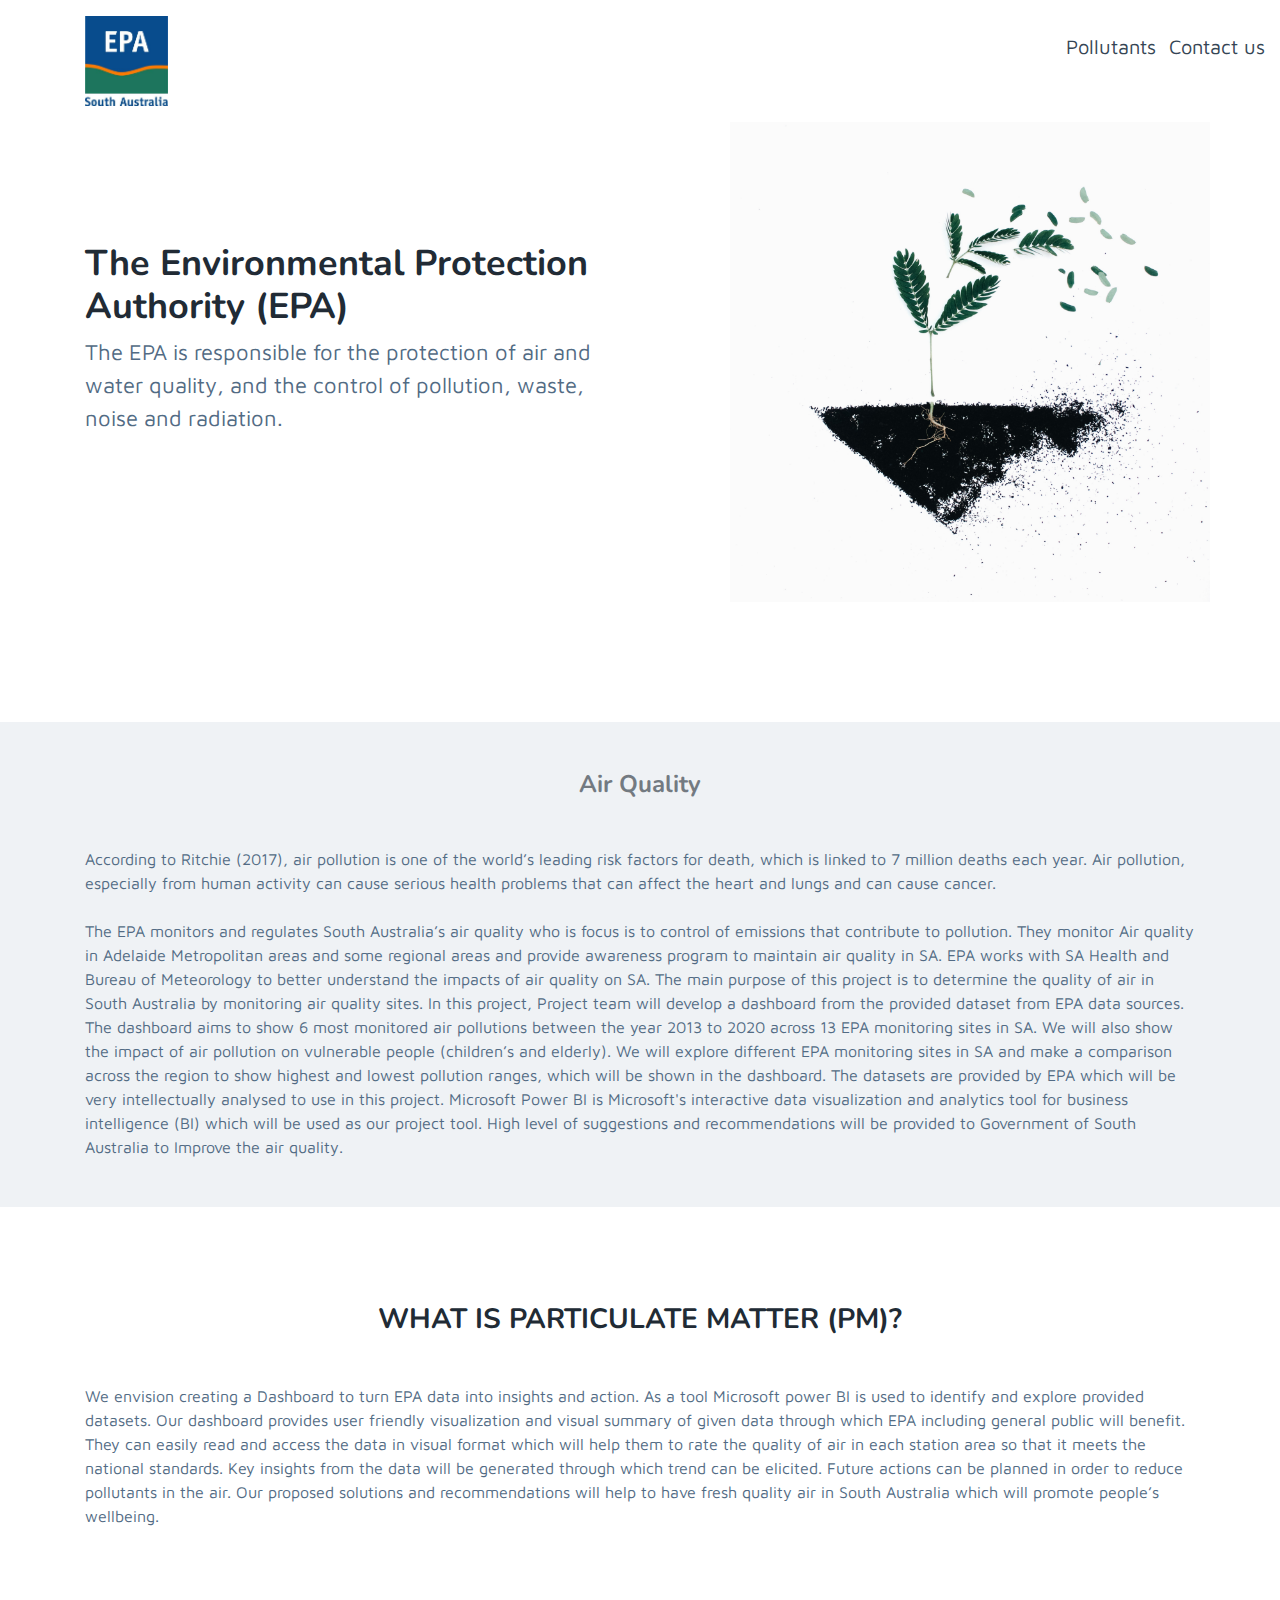
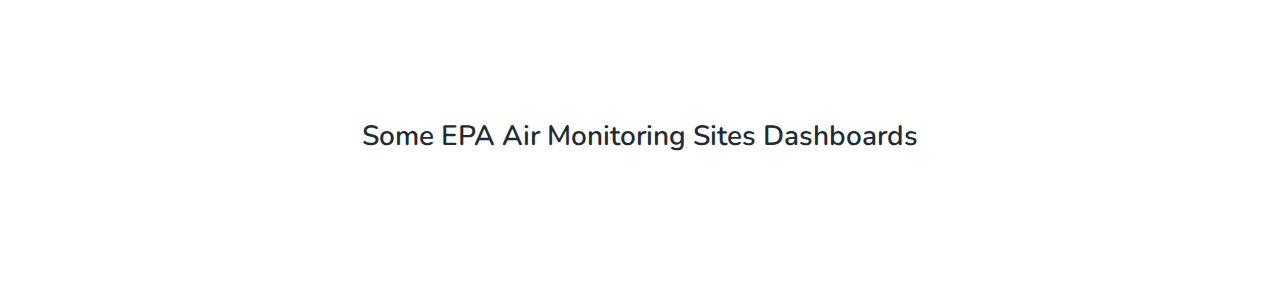
<file: index.html>
<!DOCTYPE html>
<html lang="en"> 
<head>
    <title> EPA Air Quality Monitoring Sites</title>
    
    <!-- Meta -->
    <meta charset="utf-8">
    <meta http-equiv="X-UA-Compatible" content="IE=edge">
    <meta name="viewport" content="width=device-width, initial-scale=1.0">
    <meta name="description" content="Air Quality Monitoring Sites">  
    <link rel="shortcut icon" href="favicon.ico"> 
    
    <!-- Google Font -->
    <link href="https://fonts.googleapis.com/css?family=Maven+Pro:400,500,700|Nunito:400,600,700" rel="stylesheet">
    
    
    
    <!-- Plugins CSS -->
    <link rel="stylesheet" href="assets/plugins/jquery-flipster/dist/jquery.flipster.min.css">
    
    
    <!-- Theme CSS -->  
    <link id="theme-style" rel="stylesheet" href="assets/css/theme.css">

</head> 

<body>
    
    <header class="header">
	    
        <div class="branding">
            
            <div class="container position-relative">
				<nav class="navbar navbar-expand-lg" >
                    <a href="index.html"><img class="logo-icon img-center" src="assets/images/logo.jpg" height="90" alt="logo"></a>
				</nav>	            
            </div><!--//container-->
            <ul class="social-list list-inline mb-0 position-absolute">
		            <li class="list-inline-item"><a class="text-dark" href="pollutants.html">Pollutants</a></li>
                 <li class="list-inline-item"><a class="text-dark" href="contact_us.html">Contact us</a></li>
            </ul><!--//social-list-->
            
              
        </div><!--//branding-->
        
        
    </header><!--//header-->
    
    
    <section class="hero-section">
	    <div class="container">
		    <div class="row figure-holder">
			    <div class="col-12 col-md-6 pt-3 pt-md-4">
				    <h2 class="site-headline font-weight-bold mt-lg-5 pt-lg-5">The Environmental Protection Authority (EPA)</h2>
				    <div class="site-tagline mb-3">The EPA is responsible for the protection of air and water quality, and the control of pollution, waste, noise and radiation.</div>
			    </div>
		    </div><!--//row-->
	    </div>
    </section><!--//hero-section-->
    
    <section class="logos-section theme-bg-primary py-5">
	    <div class="container">
		    <h3 class="mb-5 font-weight-bold text-center">Air Quality</h3>
		    <div>According to Ritchie (2017), air pollution is one of the world’s leading risk factors for death, which is linked to 7 million deaths each year. Air pollution, especially from human activity can cause serious health problems that can affect the heart and lungs and can cause cancer.
            </div>
            <br/>
            <div>
                The EPA monitors and regulates South Australia’s air quality who is focus is to control of emissions that contribute to pollution. They monitor Air quality in Adelaide Metropolitan areas and some regional areas and provide awareness program to maintain air quality in SA. EPA works with SA Health and Bureau of Meteorology to better understand the impacts of air quality on SA. The main purpose of this project is to determine the quality of air in South Australia by monitoring air quality sites. In this project, Project team will develop a dashboard from the provided dataset from EPA data sources. The dashboard aims to show 6 most monitored air pollutions between the year 2013 to 2020 across 13 EPA monitoring sites in SA. We will also show the impact of air pollution on vulnerable people (children’s and elderly). We will explore different EPA monitoring sites in SA and make a comparison across the region to show highest and lowest pollution ranges, which will be shown in the dashboard. The datasets are provided by EPA which will be very intellectually analysed to use in this project. Microsoft Power BI is Microsoft's interactive data visualization and analytics tool for business intelligence (BI) which will be used as our project tool. High level of suggestions and recommendations will be provided to Government of South Australia to Improve the air quality.
            </div>
			    
	    </div><!--//container-->
    </section><!--//logo-section-->
    
    <section class="benefits-section py-5">
	    
	    <div class="container py-lg-5">
		    <h3 class="mb-5 text-center font-weight-bold">WHAT IS PARTICULATE MATTER (PM)?</h3>
		    <div>
                We envision creating a Dashboard to turn EPA data into insights and action. As a tool Microsoft power BI is used to identify and explore provided datasets. Our dashboard provides user friendly visualization and visual summary of given data through which EPA including general public will benefit. They can easily read and access the data in visual format which will help them to rate the quality of air in each station area so that it meets the national standards. Key insights from the data will be generated through which trend can be elicited. Future actions can be planned in order to reduce pollutants in the air. Our proposed solutions and recommendations will help to have fresh quality air in South Australia which will promote people’s wellbeing.
            </div>
	    </div>
	    
    </section><!--//benefits-section-->
        
    <section id="quote" class="testimonial-section py-5">
	    <div class="container py-lg-5">
		    <h3 class="mb-1 mb-md-5 text-center">Some EPA Air Monitoring Sites Dashboards</h3>
		    
		    <div id="flipster-carousel" class="flipster-carousel pt-md-3">
			    <div class="flip-items pb-5">
				    <div class="flip-item text-center text-md-left">
					    <img class="logo-icon img-center" src="assets/images/img1.png" alt="img1">
				    </div><!--//flip-item-->
				    
				    <div class="flip-item">
					    
					    <img class="logo-icon img-center" src="assets/images/img2.png" alt="img2">
				    </div><!--//flip-item-->
				    
				    <div class="flip-item">
					    
					    <img class="logo-icon img-center" src="assets/images/img3.png" alt="img3">
				    </div><!--//flip-item-->
				    
				    <div class="flip-item">
					    
					    <img class="logo-icon img-center" src="assets/images/img4.png" alt="img4">
				    </div><!--//flip-item-->
				    
				    <div class="flip-item">
					    
					    <img class="logo-icon img-center" src="assets/images/img5.png" alt="img5">
				    </div><!--//flip-item-->
				    
				    <div class="flip-item">
					    
					    <img class="logo-icon img-center" src="assets/images/img6.png" alt="img6">
				    </div><!--//flip-item-->
				    
			    </div><!--//items-wrapper-->    
			    
		    </div>
	    </div><!--//container-->
	    
    </section><!--//testimonial-section-->
           
       
    <!-- Javascript -->          
    <script type="text/javascript" src="assets/plugins/jquery-3.4.1.min.js"></script>
    <script type="text/javascript" src="assets/plugins/popper.min.js"></script>
    <script type="text/javascript" src="assets/plugins/bootstrap/js/bootstrap.min.js"></script>  
    
    <!-- Page Specific JS -->
    <script type="text/javascript" src="assets/plugins/jquery-flipster/dist/jquery.flipster.min.js"></script> 
    <script type="text/javascript" src="assets/js/flipster-custom.js"></script> 


</body>
</html>
</file>
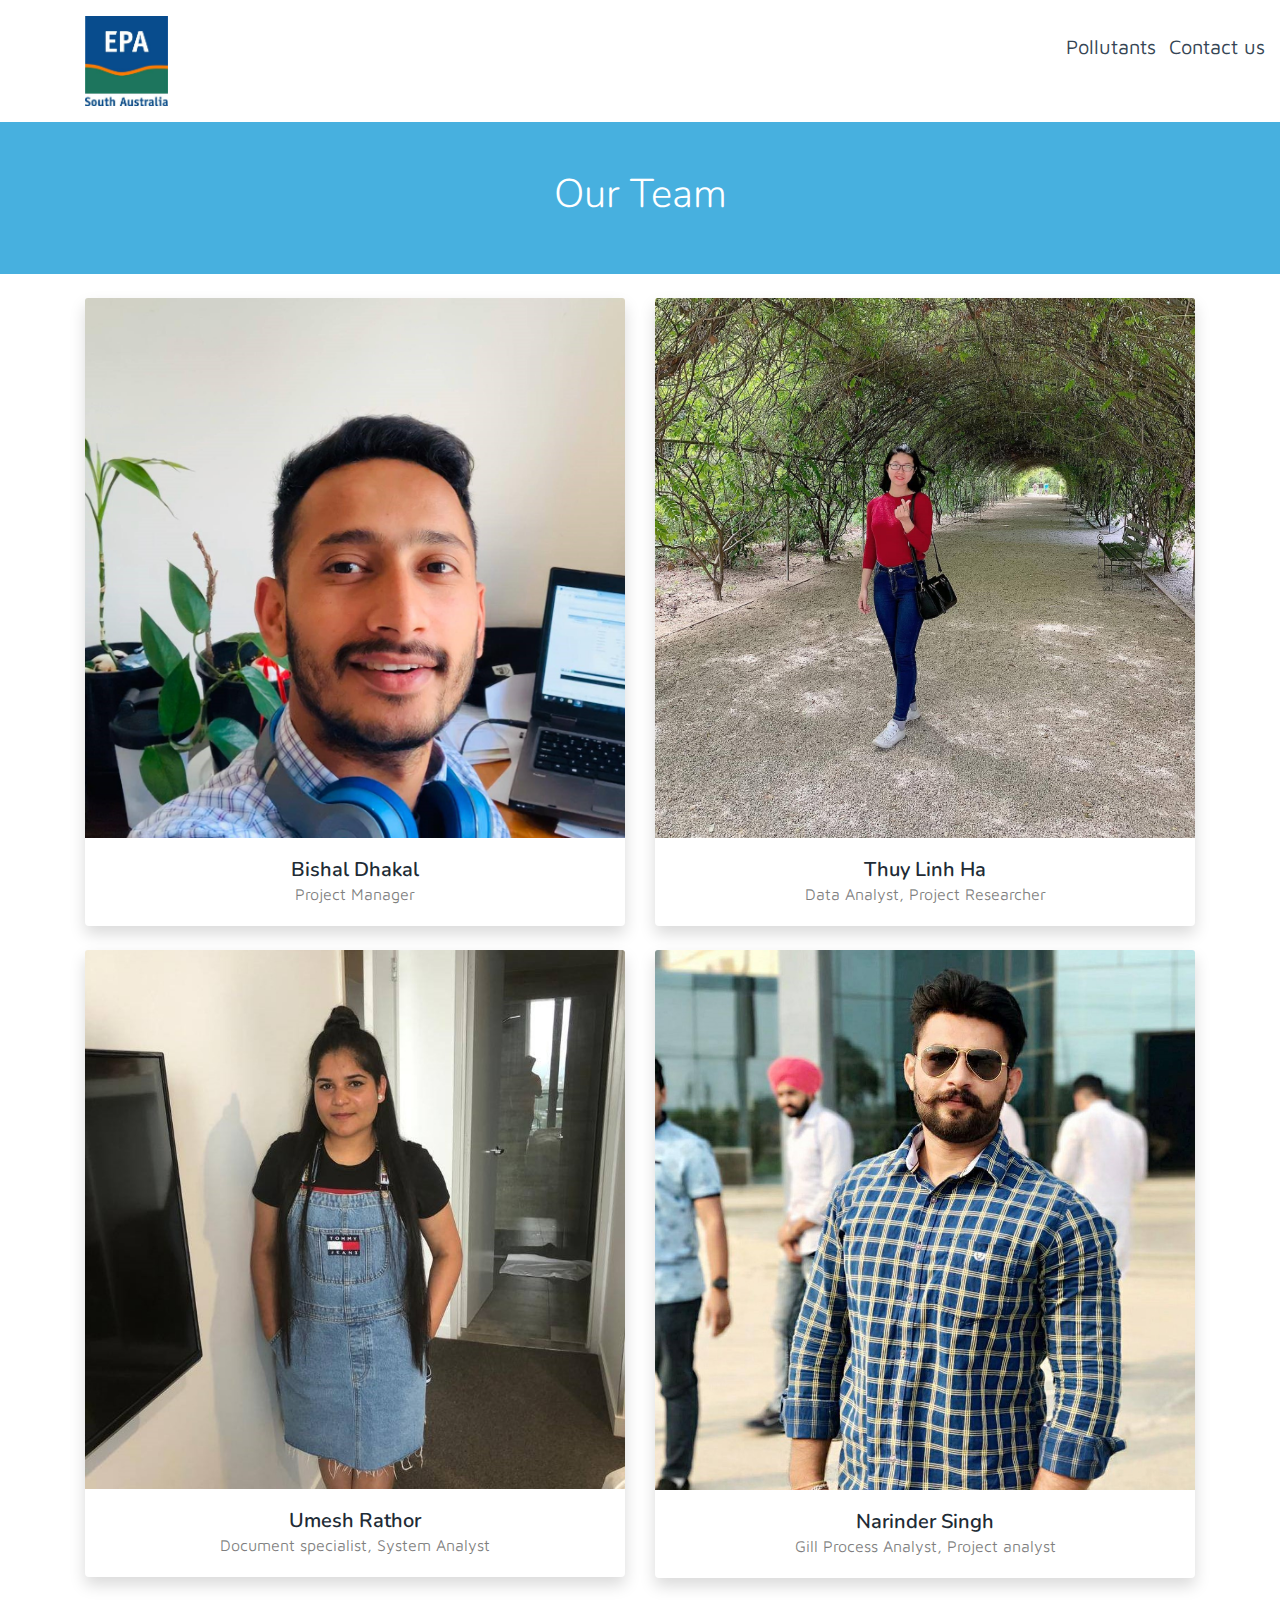
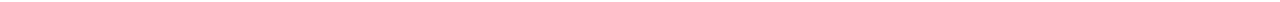
<file: contact_us.html>
<!DOCTYPE html>
<html lang="en"> 
<head>
    <title> EPA Air Quality Monitoring Sites</title>
    
    <!-- Meta -->
    <meta charset="utf-8">
    <meta http-equiv="X-UA-Compatible" content="IE=edge">
    <meta name="viewport" content="width=device-width, initial-scale=1.0">
    <meta name="description" content="Air Quality Monitoring Sites">  
    <link rel="shortcut icon" href="favicon.ico"> 
    
    <!-- Google Font -->
    <link href="https://fonts.googleapis.com/css?family=Maven+Pro:400,500,700|Nunito:400,600,700" rel="stylesheet">
    
    
    
    <!-- Plugins CSS -->
    <link rel="stylesheet" href="assets/plugins/jquery-flipster/dist/jquery.flipster.min.css">
    
    
    <!-- Theme CSS -->  
    <link id="theme-style" rel="stylesheet" href="assets/css/theme.css">

</head> 

<body>
    
    <header class="header">
	    
        <div class="branding">
            
            <div class="container position-relative">
				<nav class="navbar navbar-expand-lg" >
                    <a href="index.html"><img class="logo-icon img-center" src="assets/images/logo.jpg" height="90" alt="logo"></a>
				</nav>	            
            </div><!--//container-->
            <ul class="social-list list-inline mb-0 position-absolute">
		            <li class="list-inline-item"><a class="text-dark" href="pollutants.html">Pollutants</a></li>
                <li class="list-inline-item"><a class="text-dark" href="contact_us.html">Contact us</a></li>
            </ul><!--//social-list-->
        </div><!--//branding-->
        
        
    </header><!--//header-->
    <!-- Header -->
    <header class="bg-primary text-center py-5 mb-4">
      <div class="container">
        <h1 class="font-weight-light text-white">Our Team</h1>
      </div>
    </header>

    <!-- Page Content -->
    <div class="container">
      <div class="row">
        <!-- Team Member 1 -->
        <div class="col-xl-6 col-md-6 mb-4">
          <div class="card border-0 shadow">
            <img src="assets/images/users/bishal_dhakal.jpg" class="card-img-top" alt="...">
            <div class="card-body text-center">
              <h5 class="card-title mb-0">Bishal Dhakal</h5>
              <div class="card-text text-black-50">Project Manager</div> 
            </div>
          </div>
        </div>
        <!-- Team Member 2 -->
        <div class="col-xl-6 col-md-6 mb-4">
          <div class="card border-0 shadow">
            <img src="assets/images/users/thuy_inh_ha.jpg" class="card-img-top" alt="...">
            <div class="card-body text-center">
              <h5 class="card-title mb-0">Thuy Linh Ha</h5>
              <div class="card-text text-black-50">Data Analyst, Project Researcher</div>
            </div>
          </div>
        </div>
        <!-- Team Member 3 -->
        <div class="col-xl-6 col-md-6 mb-4">
          <div class="card border-0 shadow">
            <img src="assets/images/users/umesh_rathor.jpg" class="card-img-top" alt="...">
            <div class="card-body text-center">
              <h5 class="card-title mb-0">Umesh Rathor</h5>
              <div class="card-text text-black-50">Document specialist, System Analyst</div>
            </div>
          </div>
        </div>
        <!-- Team Member 4 -->
        <div class="col-xl-6 col-md-6 mb-4">
          <div class="card border-0 shadow">
            <img src="assets/images/users/narinder_singh.jpg" class="card-img-top" alt="...">
            <div class="card-body text-center">
              <h5 class="card-title mb-0">Narinder Singh</h5>
              <div class="card-text text-black-50">Gill Process Analyst, Project analyst</div>
            </div>
          </div>
        </div>
      </div>
      <!-- /.row -->

    </div>
<!-- /.container -->
    </body>
</html>
</file>
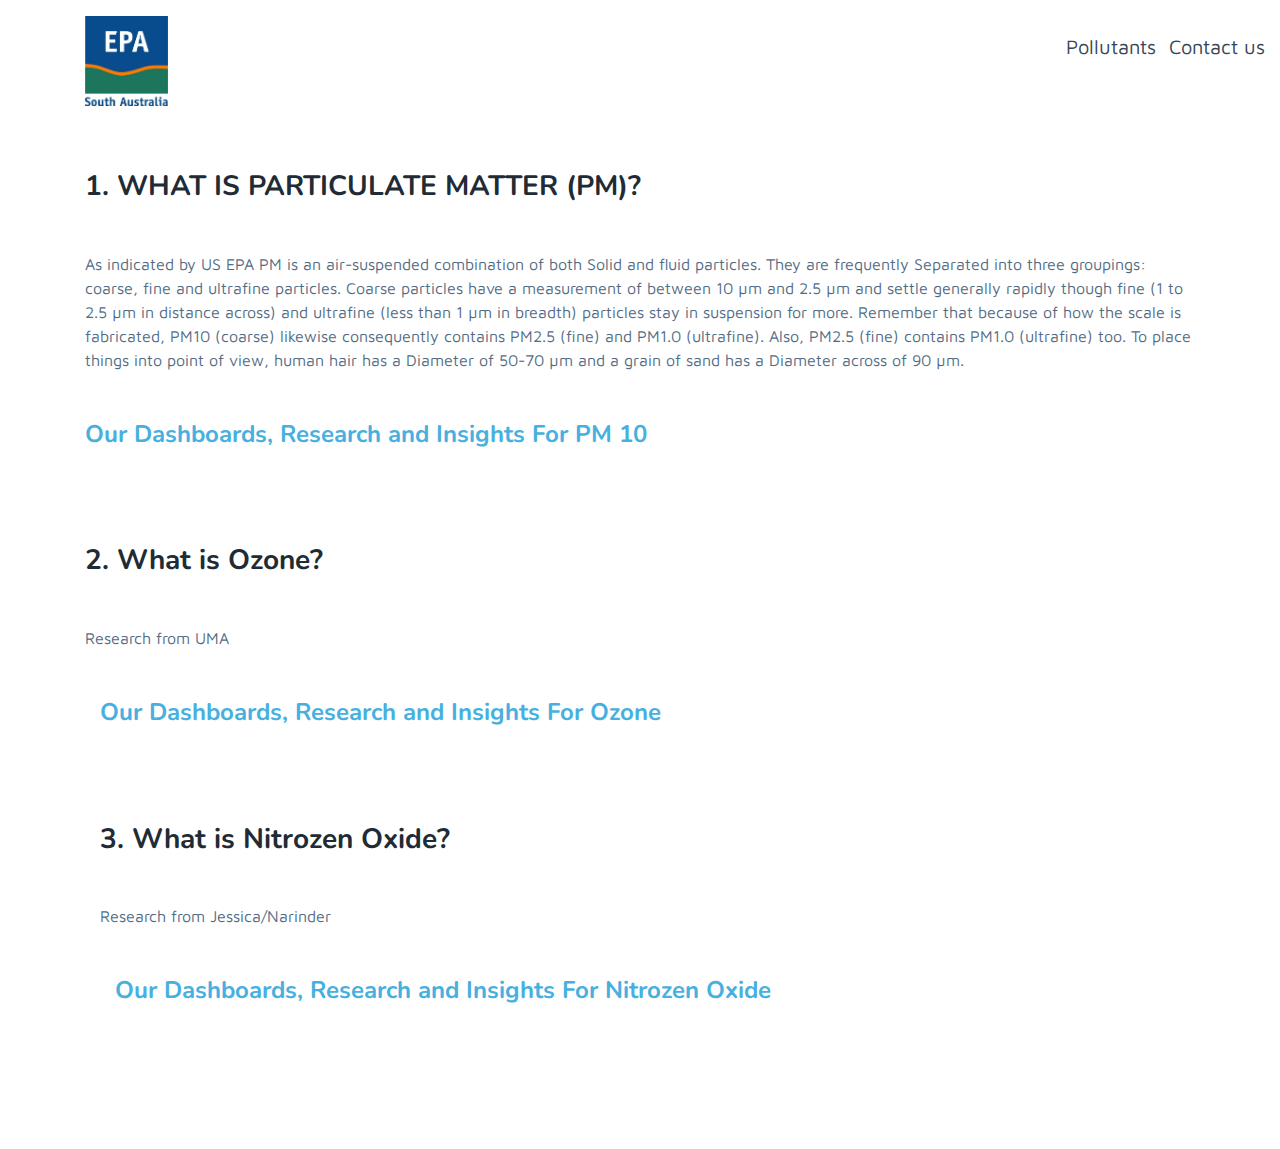
<file: pollutants.html>
<!DOCTYPE html>
<html lang="en"> 
<head>
    <title>EPA Air Quality Monitoring Sites</title>
    
    <!-- Meta -->
    <meta charset="utf-8">
    <meta http-equiv="X-UA-Compatible" content="IE=edge">
    <meta name="viewport" content="width=device-width, initial-scale=1.0">
    <meta name="description" content="Air Quality Monitoring Sites">    
    <link rel="shortcut icon" href="favicon.ico"> 
    
    <!-- Google Font -->
    <link href="https://fonts.googleapis.com/css?family=Maven+Pro:400,500,700|Nunito:400,600,700" rel="stylesheet">
    
    <!-- FontAwesome JS-->
	<script defer src="assets/fontawesome/js/all.min.js"></script>
    
    <!-- Plugins CSS -->
    <link rel="stylesheet" href="assets/plugins/jquery-flipster/dist/jquery.flipster.min.css">
    
    
    <!-- Theme CSS -->  
    <link id="theme-style" rel="stylesheet" href="assets/css/theme.css">

</head> 

<body>
    
    <header class="header">
	    
        <div class="branding">
            
            <div class="container position-relative">
				<nav class="navbar navbar-expand-lg" >
                    <a href="index.html"><img class="logo-icon img-center" src="assets/images/logo.jpg" height="90" alt="logo"></a>
				</nav>	            
            </div><!--//container-->
            <ul class="social-list list-inline mb-0 position-absolute">
		            <li class="list-inline-item"><a class="text-dark" href="pollutants.html">Pollutants</a></li>
                <li class="list-inline-item"><a class="text-dark" href="contact_us.html">Contact us</a></li>
            </ul><!--//social-list-->
        </div><!--//branding-->
        
        
    </header><!--//header-->
    <section class="benefits-section py-5">
	    
	    <div class="container">
		    <h3 class="mb-5 font-weight-bold">1. WHAT IS PARTICULATE MATTER (PM)?</h3>
		    <div>
                As indicated by US EPA PM is an air-suspended combination of both Solid and fluid particles. They are frequently Separated into three groupings: coarse, fine and ultrafine particles. Coarse particles have a measurement of between 10 µm and 2.5 µm and settle generally rapidly though fine (1 to 2.5 µm in distance across) and ultrafine (less than 1 µm in breadth) particles stay in suspension for more. Remember that because of how the scale is fabricated, PM10 (coarse) likewise consequently contains PM2.5 (fine) and PM1.0 (ultrafine). Also, PM2.5 (fine) contains PM1.0 (ultrafine) too. To place things into point of view, human hair has a Diameter of 50-70 µm and a grain of sand has a Diameter across of 90 µm.
            </div>
	    </div>
        <div class="container py-5">
		    <h4 class="mb-5 font-weight-bold"><a href="https://docs.google.com/document/d/15dHPlzq7YD2CN8SiYivWHOLyW8X5VKT1xjjZpqrJLYk/edit?usp=sharing" target="_blank">Our Dashboards, Research and Insights For PM 10</a></h4>
	    </div>
	    
         <div class="container">
		    <h3 class="mb-5 font-weight-bold">2. What is Ozone?</h3>
		    <div>
                Research from UMA
            </div>
        <div class="container py-5">
		    <h4 class="mb-5 font-weight-bold"><a href="https://docs.google.com/document/d/15dHPlzq7YD2CN8SiYivWHOLyW8X5VKT1xjjZpqrJLYk/edit?usp=sharing" target="_blank">Our Dashboards, Research and Insights For Ozone</a></h4>
	    </div>
              <div class="container">
		    <h3 class="mb-5 font-weight-bold">3. What is Nitrozen Oxide?</h3>
		    <div>
                Research from Jessica/Narinder
            </div>
        <div class="container py-5">
		    <h4 class="mb-5 font-weight-bold"><a href="https://docs.google.com/document/d/15dHPlzq7YD2CN8SiYivWHOLyW8X5VKT1xjjZpqrJLYk/edit?usp=sharing" target="_blank">Our Dashboards, Research and Insights For Nitrozen Oxide</a></h4>
	    </div>
    </section><!--//benefits-section-->
        
    </body>
</html>
</file>
